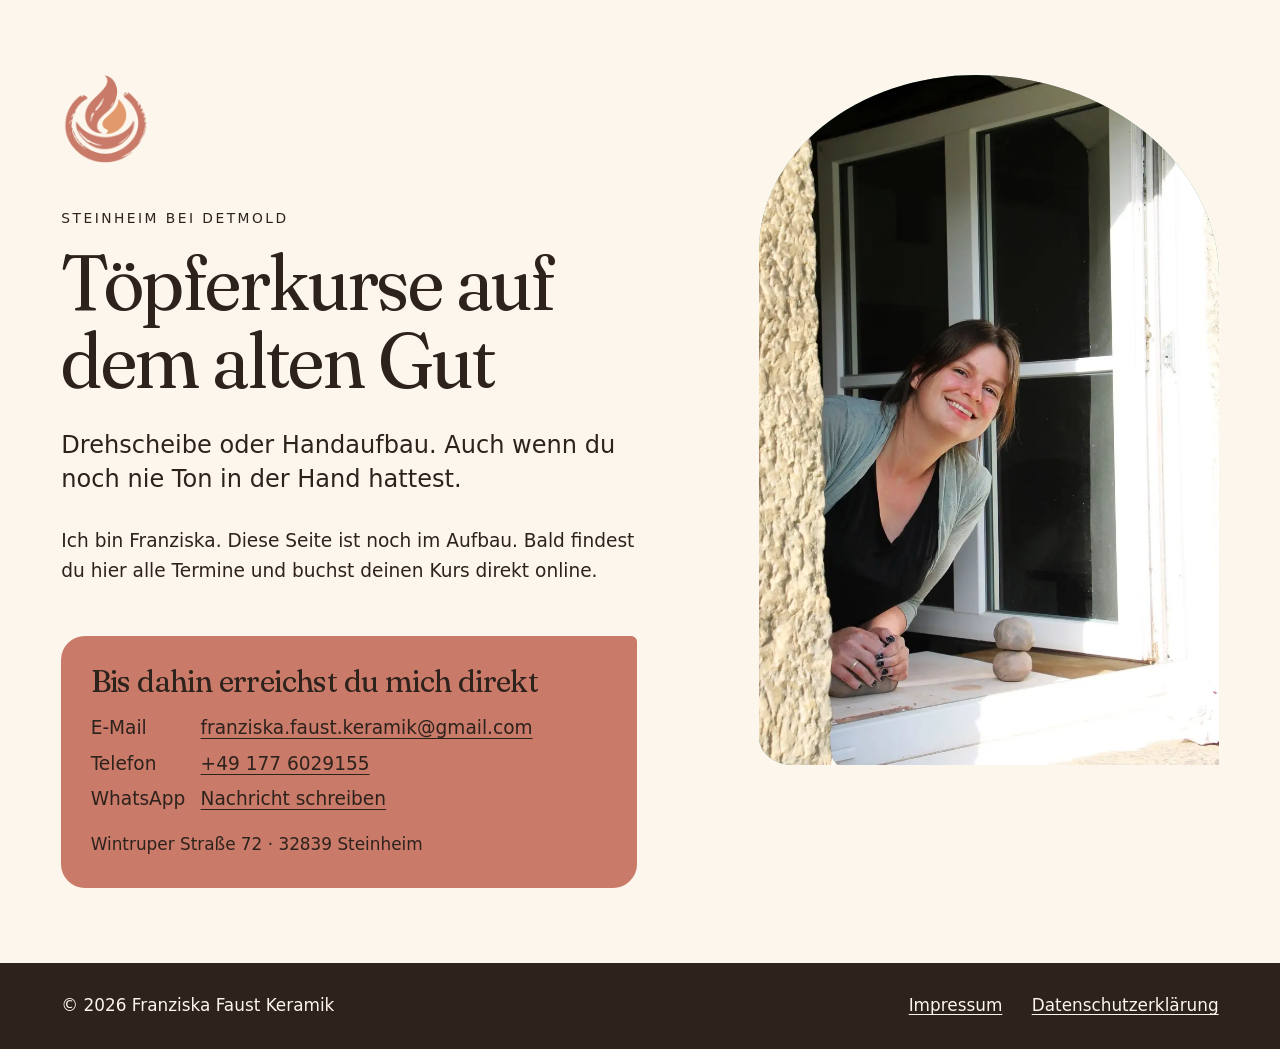
<file: index.html>
<!doctype html>
<!--
  The coming-soon page franziska-faust-keramik.de shows until the Shopify store
  launches. Copy reuses the real site's wording (hero eyebrow, heading and
  subline from its locales/de.default.json), so nothing here says anything the
  launched site will contradict. Delete this repo's Pages site at launch.
-->
<html lang="de">
  <head>
    <meta charset="utf-8">
    <meta name="viewport" content="width=device-width, initial-scale=1">
    <title>Töpferkurse bei Detmold und Paderborn · Franziska Faust Keramik</title>
    <meta name="description" content="Töpferkurse an der Drehscheibe und im Handaufbau, ohne Vorkenntnisse. Auf einem alten Gut bei Steinheim, gut 30 Minuten von Detmold. Buchung bald online.">
    <link rel="canonical" href="https://franziska-faust-keramik.de/">
    <meta property="og:type" content="website">
    <meta property="og:locale" content="de_DE">
    <meta property="og:site_name" content="Franziska Faust Keramik">
    <meta property="og:title" content="Töpferkurse auf dem alten Gut">
    <meta property="og:description" content="Drehscheibe oder Handaufbau. Auch wenn du noch nie Ton in der Hand hattest. Buchung bald online.">
    <meta property="og:url" content="https://franziska-faust-keramik.de/">
    <meta property="og:image" content="https://franziska-faust-keramik.de/img/og.png">
    <meta property="og:image:width" content="1200">
    <meta property="og:image:height" content="630">
    <meta name="theme-color" content="#fcf6ec">
    <link rel="icon" href="img/favicon.png" type="image/png">
    <link rel="apple-touch-icon" href="img/apple-touch-icon.png">
    <link rel="preload" href="fonts/fraunces-variable.woff2" as="font" type="font/woff2" crossorigin>
    <link rel="stylesheet" href="style.css">
  </head>

  <body>
    <main class="intro">
      <div class="intro__text">
        <img class="logo" src="img/logo.png" width="384" height="384" alt="Franziska Faust Keramik">
        <p class="eyebrow">Steinheim bei Detmold</p>
        <h1>Töpferkurse auf dem alten Gut</h1>
        <p class="lead">Drehscheibe oder Handaufbau. Auch wenn du noch nie Ton in der Hand hattest.</p>
        <p class="soon">Ich bin Franziska. Diese Seite ist noch im Aufbau. Bald findest du hier alle Termine und buchst deinen Kurs direkt online.</p>
      </div>

      <picture class="arch">
        <source type="image/webp" srcset="img/franziska.webp">
        <img src="img/franziska.jpg" width="900" height="1350" fetchpriority="high" alt="Franziska lehnt lächelnd aus einem Fenster des Guts">
      </picture>

      <section class="contact" aria-labelledby="contact-heading">
        <h2 id="contact-heading">Bis dahin erreichst du mich direkt</h2>
        <ul class="contact__list">
          <li><span>E-Mail</span> <a href="mailto:franziska.faust.keramik@gmail.com">franziska.faust.keramik@gmail.com</a></li>
          <li><span>Telefon</span> <a href="tel:+491776029155">+49 177 6029155</a></li>
          <li><span>WhatsApp</span> <a href="https://wa.me/491776029155">Nachricht schreiben</a></li>
        </ul>
        <p class="address">Wintruper Straße 72 · 32839 Steinheim</p>
      </section>
    </main>

    <footer class="footer">
      <div class="footer__inner">
        <p>© 2026 Franziska Faust Keramik</p>
        <nav aria-label="Rechtliches">
          <a href="impressum.html">Impressum</a>
          <a href="datenschutz.html">Datenschutzerklärung</a>
        </nav>
      </div>
    </footer>
  </body>
</html>
</file>
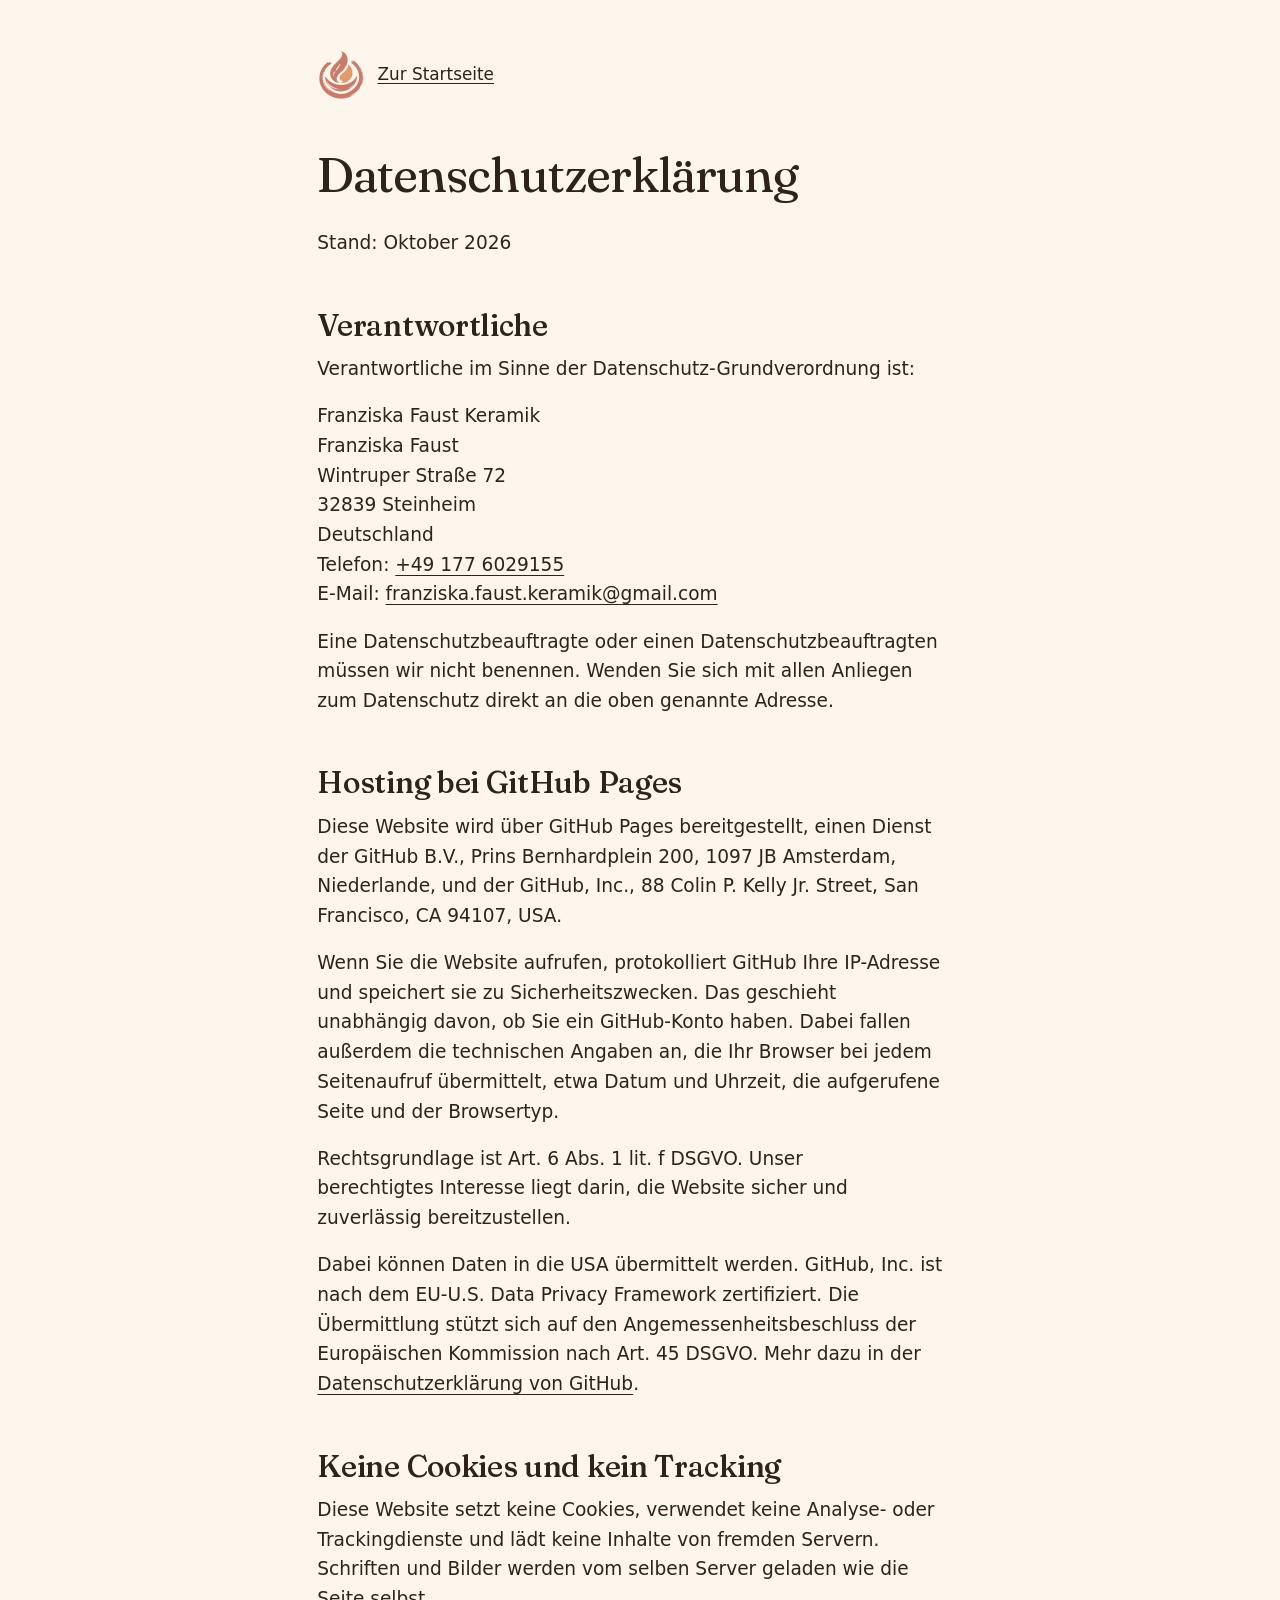
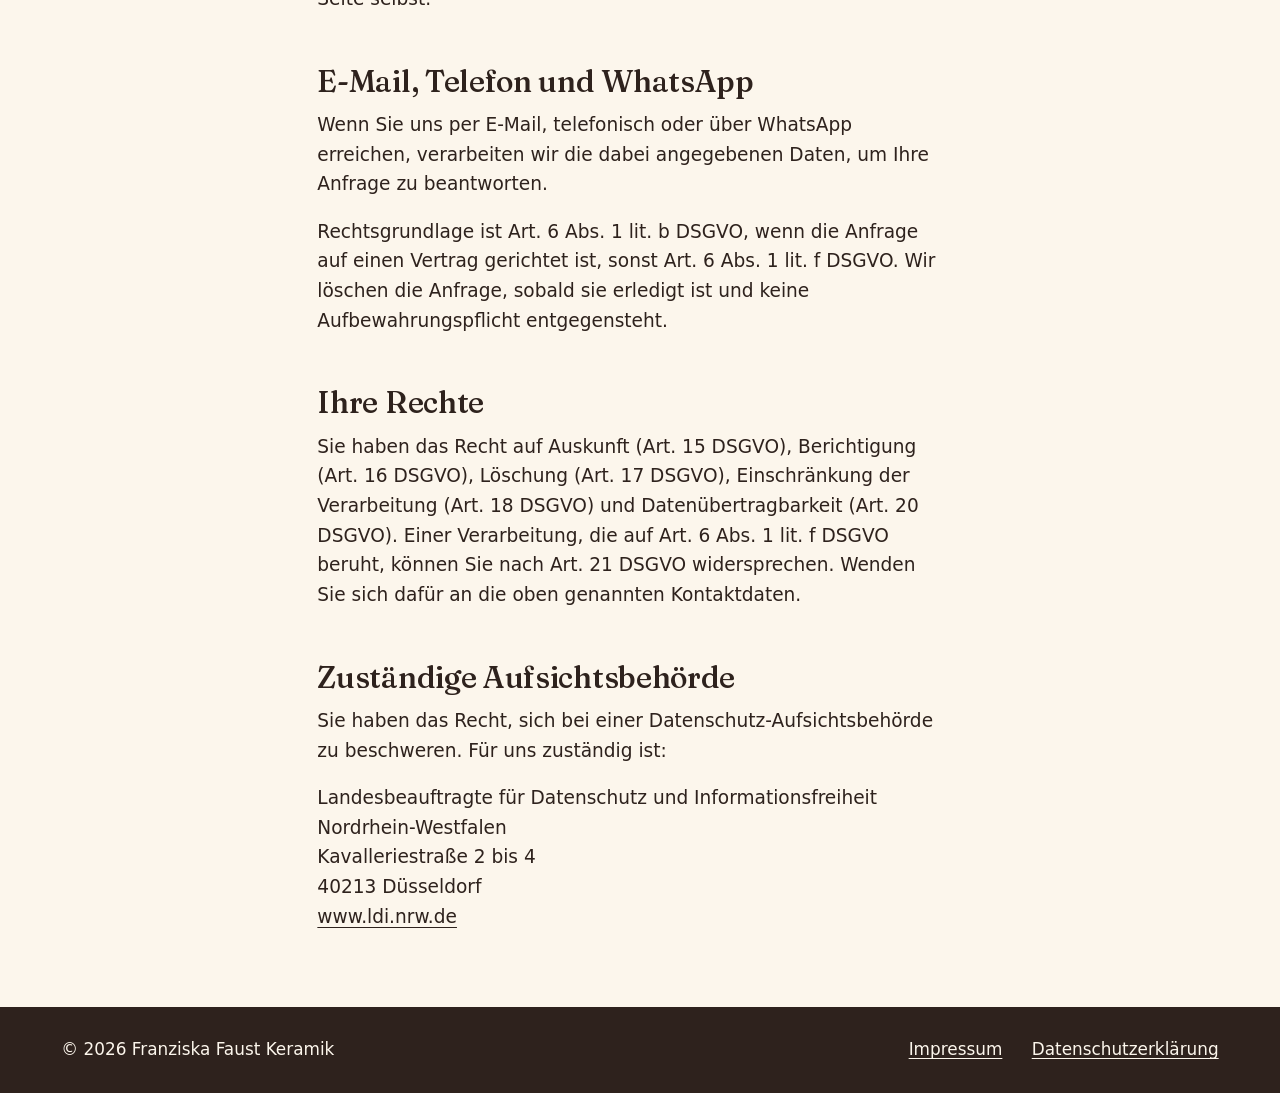
<file: datenschutz.html>
<!doctype html>
<!--
  Datenschutzerklärung for the coming-soon page. Short because the page
  processes almost nothing: GitHub's access log is the only processing on
  every visit. Controller, contact, rights and supervisory-authority wording
  come from the store's own policies/privacy-policy.html. The GitHub facts are
  from GitHub's Pages docs and General Privacy Statement as of October 2026.
-->
<html lang="de">
  <head>
    <meta charset="utf-8">
    <meta name="viewport" content="width=device-width, initial-scale=1">
    <title>Datenschutzerklärung · Franziska Faust Keramik</title>
    <meta name="robots" content="noindex">
    <meta name="theme-color" content="#fcf6ec">
    <link rel="icon" href="img/favicon.png" type="image/png">
    <link rel="apple-touch-icon" href="img/apple-touch-icon.png">
    <link rel="stylesheet" href="style.css">
  </head>

  <body>
    <main class="legal">
      <a class="legal__home" href="./">
        <img src="img/logo.png" width="384" height="384" alt="">
        Zur Startseite
      </a>

      <h1>Datenschutzerklärung</h1>

      <p>Stand: Oktober 2026</p>

      <h2>Verantwortliche</h2>
      <p>Verantwortliche im Sinne der Datenschutz-Grundverordnung ist:</p>
      <p>
        Franziska Faust Keramik<br>
        Franziska Faust<br>
        Wintruper Straße 72<br>
        32839 Steinheim<br>
        Deutschland<br>
        Telefon: <a href="tel:+491776029155">+49 177 6029155</a><br>
        E-Mail: <a href="mailto:franziska.faust.keramik@gmail.com">franziska.faust.keramik@gmail.com</a>
      </p>
      <p>Eine Datenschutzbeauftragte oder einen Datenschutzbeauftragten müssen wir nicht benennen. Wenden Sie sich mit allen Anliegen zum Datenschutz direkt an die oben genannte Adresse.</p>

      <h2>Hosting bei GitHub Pages</h2>
      <p>Diese Website wird über GitHub Pages bereitgestellt, einen Dienst der GitHub B.V., Prins Bernhardplein 200, 1097 JB Amsterdam, Niederlande, und der GitHub, Inc., 88 Colin P. Kelly Jr. Street, San Francisco, CA 94107, USA.</p>
      <p>Wenn Sie die Website aufrufen, protokolliert GitHub Ihre IP-Adresse und speichert sie zu Sicherheitszwecken. Das geschieht unabhängig davon, ob Sie ein GitHub-Konto haben. Dabei fallen außerdem die technischen Angaben an, die Ihr Browser bei jedem Seitenaufruf übermittelt, etwa Datum und Uhrzeit, die aufgerufene Seite und der Browsertyp.</p>
      <p>Rechtsgrundlage ist Art.&nbsp;6 Abs.&nbsp;1 lit.&nbsp;f DSGVO. Unser berechtigtes Interesse liegt darin, die Website sicher und zuverlässig bereitzustellen.</p>
      <p>Dabei können Daten in die USA übermittelt werden. GitHub, Inc. ist nach dem EU-U.S. Data Privacy Framework zertifiziert. Die Übermittlung stützt sich auf den Angemessenheitsbeschluss der Europäischen Kommission nach Art.&nbsp;45 DSGVO. Mehr dazu in der <a href="https://docs.github.com/de/site-policy/privacy-policies/github-general-privacy-statement">Datenschutzerklärung von GitHub</a>.</p>

      <h2>Keine Cookies und kein Tracking</h2>
      <p>Diese Website setzt keine Cookies, verwendet keine Analyse- oder Trackingdienste und lädt keine Inhalte von fremden Servern. Schriften und Bilder werden vom selben Server geladen wie die Seite selbst.</p>

      <h2>E-Mail, Telefon und WhatsApp</h2>
      <p>Wenn Sie uns per E-Mail, telefonisch oder über WhatsApp erreichen, verarbeiten wir die dabei angegebenen Daten, um Ihre Anfrage zu beantworten.</p>
      <p>Rechtsgrundlage ist Art.&nbsp;6 Abs.&nbsp;1 lit.&nbsp;b DSGVO, wenn die Anfrage auf einen Vertrag gerichtet ist, sonst Art.&nbsp;6 Abs.&nbsp;1 lit.&nbsp;f DSGVO. Wir löschen die Anfrage, sobald sie erledigt ist und keine Aufbewahrungspflicht entgegensteht.</p>

      <h2>Ihre Rechte</h2>
      <p>Sie haben das Recht auf Auskunft (Art.&nbsp;15 DSGVO), Berichtigung (Art.&nbsp;16 DSGVO), Löschung (Art.&nbsp;17 DSGVO), Einschränkung der Verarbeitung (Art.&nbsp;18 DSGVO) und Datenübertragbarkeit (Art.&nbsp;20 DSGVO). Einer Verarbeitung, die auf Art.&nbsp;6 Abs.&nbsp;1 lit.&nbsp;f DSGVO beruht, können Sie nach Art.&nbsp;21 DSGVO widersprechen. Wenden Sie sich dafür an die oben genannten Kontaktdaten.</p>

      <h2>Zuständige Aufsichtsbehörde</h2>
      <p>Sie haben das Recht, sich bei einer Datenschutz-Aufsichtsbehörde zu beschweren. Für uns zuständig ist:</p>
      <p>
        Landesbeauftragte für Datenschutz und Informationsfreiheit Nordrhein-Westfalen<br>
        Kavalleriestraße 2 bis 4<br>
        40213 Düsseldorf<br>
        <a href="https://www.ldi.nrw.de">www.ldi.nrw.de</a>
      </p>
    </main>

    <footer class="footer">
      <div class="footer__inner">
        <p>© 2026 Franziska Faust Keramik</p>
        <nav aria-label="Rechtliches">
          <a href="impressum.html">Impressum</a>
          <a href="datenschutz.html" aria-current="page">Datenschutzerklärung</a>
        </nav>
      </div>
    </footer>
  </body>
</html>
</file>
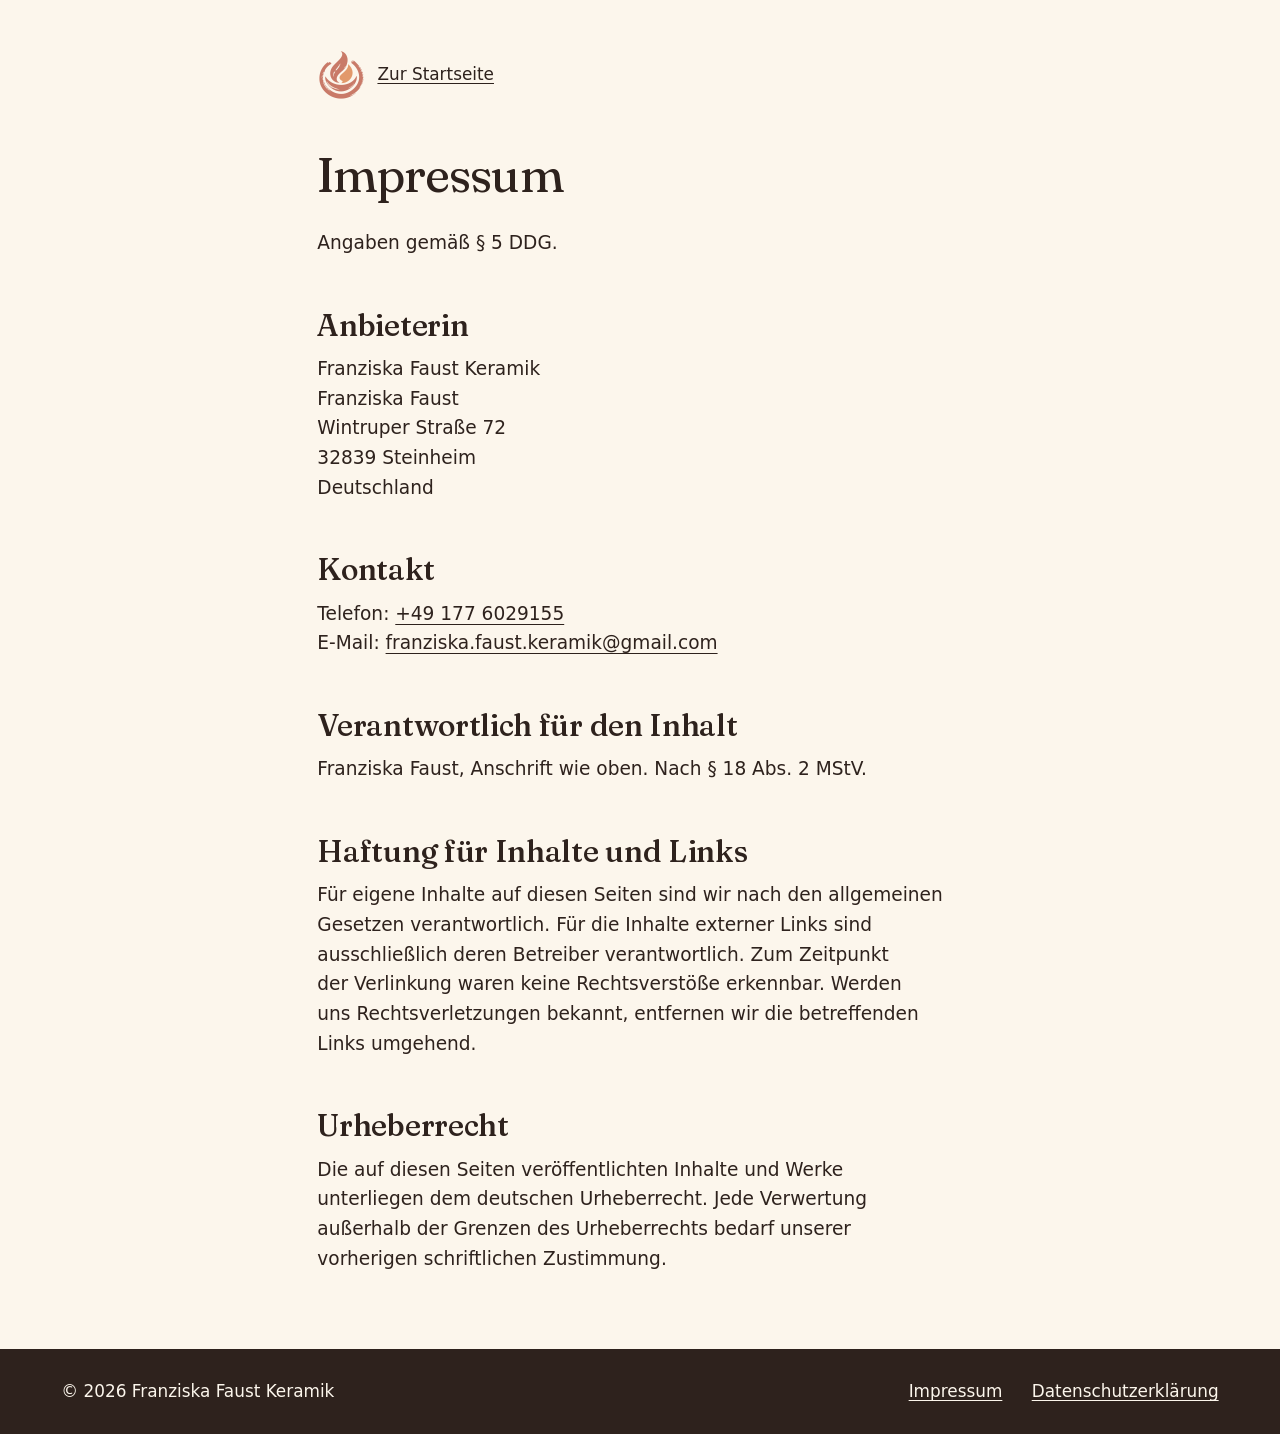
<file: impressum.html>
<!doctype html>
<!--
  Impressum for the coming-soon page. Taken from the store's own
  policies/legal-notice.html, minus its three placeholder paragraphs (legal
  form, USt-IdNr, Handwerkskammer) and the parts that only apply to a shop
  that sells. Add any of those that are settled before this page goes up.
-->
<html lang="de">
  <head>
    <meta charset="utf-8">
    <meta name="viewport" content="width=device-width, initial-scale=1">
    <title>Impressum · Franziska Faust Keramik</title>
    <meta name="robots" content="noindex">
    <meta name="theme-color" content="#fcf6ec">
    <link rel="icon" href="img/favicon.png" type="image/png">
    <link rel="apple-touch-icon" href="img/apple-touch-icon.png">
    <link rel="stylesheet" href="style.css">
  </head>

  <body>
    <main class="legal">
      <a class="legal__home" href="./">
        <img src="img/logo.png" width="384" height="384" alt="">
        Zur Startseite
      </a>

      <h1>Impressum</h1>

      <p>Angaben gemäß §&nbsp;5 DDG.</p>

      <h2>Anbieterin</h2>
      <p>
        Franziska Faust Keramik<br>
        Franziska Faust<br>
        Wintruper Straße 72<br>
        32839 Steinheim<br>
        Deutschland
      </p>

      <h2>Kontakt</h2>
      <p>
        Telefon: <a href="tel:+491776029155">+49 177 6029155</a><br>
        E-Mail: <a href="mailto:franziska.faust.keramik@gmail.com">franziska.faust.keramik@gmail.com</a>
      </p>

      <h2>Verantwortlich für den Inhalt</h2>
      <p>Franziska Faust, Anschrift wie oben. Nach §&nbsp;18 Abs.&nbsp;2 MStV.</p>

      <h2>Haftung für Inhalte und Links</h2>
      <p>Für eigene Inhalte auf diesen Seiten sind wir nach den allgemeinen Gesetzen verantwortlich. Für die Inhalte externer Links sind ausschließlich deren Betreiber verantwortlich. Zum Zeitpunkt der Verlinkung waren keine Rechtsverstöße erkennbar. Werden uns Rechtsverletzungen bekannt, entfernen wir die betreffenden Links umgehend.</p>

      <h2>Urheberrecht</h2>
      <p>Die auf diesen Seiten veröffentlichten Inhalte und Werke unterliegen dem deutschen Urheberrecht. Jede Verwertung außerhalb der Grenzen des Urheberrechts bedarf unserer vorherigen schriftlichen Zustimmung.</p>
    </main>

    <footer class="footer">
      <div class="footer__inner">
        <p>© 2026 Franziska Faust Keramik</p>
        <nav aria-label="Rechtliches">
          <a href="impressum.html" aria-current="page">Impressum</a>
          <a href="datenschutz.html">Datenschutzerklärung</a>
        </nav>
      </div>
    </footer>
  </body>
</html>
</file>
<file: style.css>
/* The one stylesheet for the coming-soon page and its two legal pages.

   A cut-down copy of the real theme's language (franziska_faust_keramik,
   docs/design.md): the same seven colour tokens, the same Fraunces display
   face, the same arch and tile shapes. The body face is the system sans
   rather than Outfit, which ships with Shopify's font library and not here.
   Everything is served from this repo, so no request leaves the domain. */

@font-face {
  font-family: 'Fraunces';
  src: url('fonts/fraunces-variable.woff2') format('woff2-variations');
  font-weight: 300 900;
  font-style: normal;
  font-display: swap;
}

:root {
  --paper: #fcf6ec;
  --ink: #2e221d;
  --terracotta: #c97a68;
  --ochre: #e2996b;
  --sage: #6fa48f;
  --pale-blue: #9fbfd1;
  --terracotta-deep: #9e5f50;

  --font-display: 'Fraunces', ui-serif, georgia, 'Times New Roman', serif;
  --font-body: system-ui, -apple-system, 'Segoe UI', roboto, 'Helvetica Neue', arial, sans-serif;

  --space-xs: clamp(0.625rem, 0.58rem + 0.22vw, 0.875rem);
  --space-s: clamp(0.875rem, 0.8rem + 0.37vw, 1.25rem);
  --space-m: clamp(1.25rem, 1.05rem + 0.98vw, 2rem);
  --space-l: clamp(2rem, 1.61rem + 1.96vw, 3.5rem);
  --space-xl: clamp(2.75rem, 2.1rem + 3.27vw, 5.25rem);
  --gutter: max(16px, var(--space-m));

  --text-xs: clamp(0.8125rem, 0.79rem + 0.09vw, 0.875rem);
  --text-s: clamp(1rem, 0.9825rem + 0.09vw, 1.0625rem);
  --text-body: clamp(1.0625rem, 1.0325rem + 0.16vw, 1.1875rem);
  --text-lead: clamp(1.25rem, 1.1525rem + 0.44vw, 1.5625rem);
  --text-1: clamp(1.375rem, 1.19rem + 0.88vw, 2rem);
  --text-2: clamp(1.75rem, 1.31rem + 2.19vw, 3.25rem);
  --text-3: clamp(2.25rem, 1.34rem + 4.38vw, 5rem);

  --arch: 16rem 18rem 0 2.5rem / 13rem 15rem 0 2rem;
  --tile: 1.5rem 0.35rem 1.5rem 1.5rem;
}

@media (max-width: 47.99rem) {
  :root {
    --arch: 9rem 10.5rem 0 1.5rem / 7.5rem 8.5rem 0 1.25rem;
    --tile: 1rem 0.25rem 1rem 1rem;
  }
}

*,
*::before,
*::after {
  box-sizing: border-box;
}

html {
  -webkit-text-size-adjust: 100%;
  text-size-adjust: 100%;
}

body {
  margin: 0;
  min-height: 100vh;
  min-height: 100dvh;
  display: flex;
  flex-direction: column;
  background-color: var(--paper);
  color: var(--ink);
  font-family: var(--font-body);
  font-size: var(--text-body);
  line-height: 1.6;
  hyphens: auto;
  hyphenate-limit-chars: 10 5 4;
  -webkit-font-smoothing: antialiased;
}

img {
  display: block;
  max-width: 100%;
  height: auto;
}

p,
ul,
h1,
h2,
h3 {
  margin: 0;
}

/* ── Type ─────────────────────────────────────────────────────────────── */

h1,
h2 {
  font-family: var(--font-display);
  font-optical-sizing: auto;
  font-variation-settings:
    'SOFT' 40,
    'WONK' 1;
  font-weight: 400;
  line-height: 1;
  letter-spacing: -0.02em;
  text-wrap: balance;
  hyphens: manual;
}

h1 {
  font-size: var(--text-3);
}

h2 {
  font-size: var(--text-2);
}

h3 {
  font-family: var(--font-display);
  font-optical-sizing: auto;
  font-variation-settings:
    'SOFT' 30,
    'WONK' 0;
  font-weight: 500;
  font-size: var(--text-1);
  line-height: 1.1;
  letter-spacing: -0.01em;
  text-wrap: balance;
  hyphens: manual;
}

.eyebrow {
  font-size: var(--text-xs);
  font-weight: 500;
  letter-spacing: 0.18em;
  text-transform: uppercase;
  line-height: 1.2;
}

.lead {
  font-size: var(--text-lead);
  line-height: 1.4;
  text-wrap: pretty;
}

p {
  text-wrap: pretty;
}

a {
  color: inherit;
  text-decoration-thickness: 1px;
  text-underline-offset: 0.2em;
}

a:hover {
  text-decoration-thickness: 2px;
}

:focus-visible {
  outline: 2px solid currentcolor;
  outline-offset: 3px;
}

/* ── The landing page ──────────────────────────────────────────────────── */

.intro {
  flex: 1;
  width: 100%;
  max-width: 76rem;
  margin: 0 auto;
  padding: var(--space-l) var(--gutter) var(--space-xl);
  display: grid;
  grid-template-areas:
    'text'
    'photo'
    'contact';
  gap: var(--space-l);
  align-items: start;
}

@media (min-width: 48rem) {
  .intro {
    grid-template-columns: minmax(0, 1.15fr) minmax(0, 0.85fr);
    grid-template-areas:
      'text photo'
      'contact photo';
    column-gap: var(--space-xl);
    padding-top: var(--space-xl);
  }
}

.intro__text {
  grid-area: text;
  display: flex;
  flex-direction: column;
  gap: var(--space-s);
  max-width: 36rem;
}

.intro__text h1 {
  margin-bottom: var(--space-xs);
}

.intro__text .logo {
  width: 5.5rem;
  margin-bottom: var(--space-m);
}

.intro__text .soon {
  margin-top: var(--space-xs);
}

/* The arch only ever holds a photograph, and type never sits inside it. */
.arch {
  grid-area: photo;
  display: block;
  width: 100%;
  border-radius: var(--arch);
  overflow: hidden;
  background-color: var(--sage);
}

.arch img {
  width: 100%;
  aspect-ratio: 2 / 3;
  object-fit: cover;
  object-position: 40% 50%;
}

@media (max-width: 47.99rem) {
  .arch img {
    aspect-ratio: 4 / 5;
    object-position: 40% 60%;
  }
}

/* A tile with a field. Ink text clears AA on terracotta (4.75); paper text
   on any fill fails, so none appears here. */
.contact {
  grid-area: contact;
  max-width: 36rem;
  padding: var(--space-m);
  border-radius: var(--tile);
  background-color: var(--terracotta);
  color: var(--ink);
  display: flex;
  flex-direction: column;
  gap: var(--space-s);
}

.contact h2 {
  font-size: var(--text-1);
}

.contact__list {
  list-style: none;
  padding: 0;
  display: grid;
  gap: 0.35rem;
}

.contact__list span {
  display: inline-block;
  min-width: 6.5rem;
  font-weight: 500;
}

.contact__list a {
  overflow-wrap: anywhere;
  hyphens: manual;
}

/* Too narrow for label and email address on one line, so every label
   stacks, not only the one the address pushes down. */
@media (max-width: 29.99rem) {
  .contact__list {
    gap: var(--space-xs);
  }

  .contact__list span {
    display: block;
  }
}

.address {
  font-size: var(--text-s);
}

/* ── Legal pages ───────────────────────────────────────────────────────── */

.legal {
  flex: 1;
  width: 100%;
  max-width: 44rem;
  margin: 0 auto;
  padding: var(--space-l) var(--gutter) var(--space-xl);
}

.legal__home {
  display: inline-flex;
  align-items: center;
  gap: var(--space-xs);
  font-size: var(--text-s);
  margin-bottom: var(--space-l);
}

.legal__home img {
  width: 3rem;
}

.legal h1 {
  font-size: var(--text-2);
  margin-bottom: var(--space-m);
}

.legal h2 {
  font-family: var(--font-display);
  font-variation-settings:
    'SOFT' 30,
    'WONK' 0;
  font-weight: 500;
  font-size: var(--text-1);
  line-height: 1.1;
  letter-spacing: -0.01em;
  margin: var(--space-l) 0 var(--space-xs);
}

.legal p,
.legal ul {
  max-width: 34em;
}

.legal p + p,
.legal p + ul,
.legal ul + p {
  margin-top: var(--space-s);
}

.legal ul {
  padding-left: 1.2em;
}

.legal a {
  overflow-wrap: anywhere;
}

/* ── Footer: the one dark band ─────────────────────────────────────────── */

.footer {
  background-color: var(--ink);
  color: var(--paper);
  font-size: var(--text-s);
}

.footer__inner {
  max-width: 76rem;
  margin: 0 auto;
  padding: var(--space-m) var(--gutter);
  display: flex;
  flex-wrap: wrap;
  justify-content: space-between;
  gap: var(--space-xs) var(--space-m);
}

.footer nav {
  display: flex;
  flex-wrap: wrap;
  gap: var(--space-xs) var(--space-m);
}
</file>
